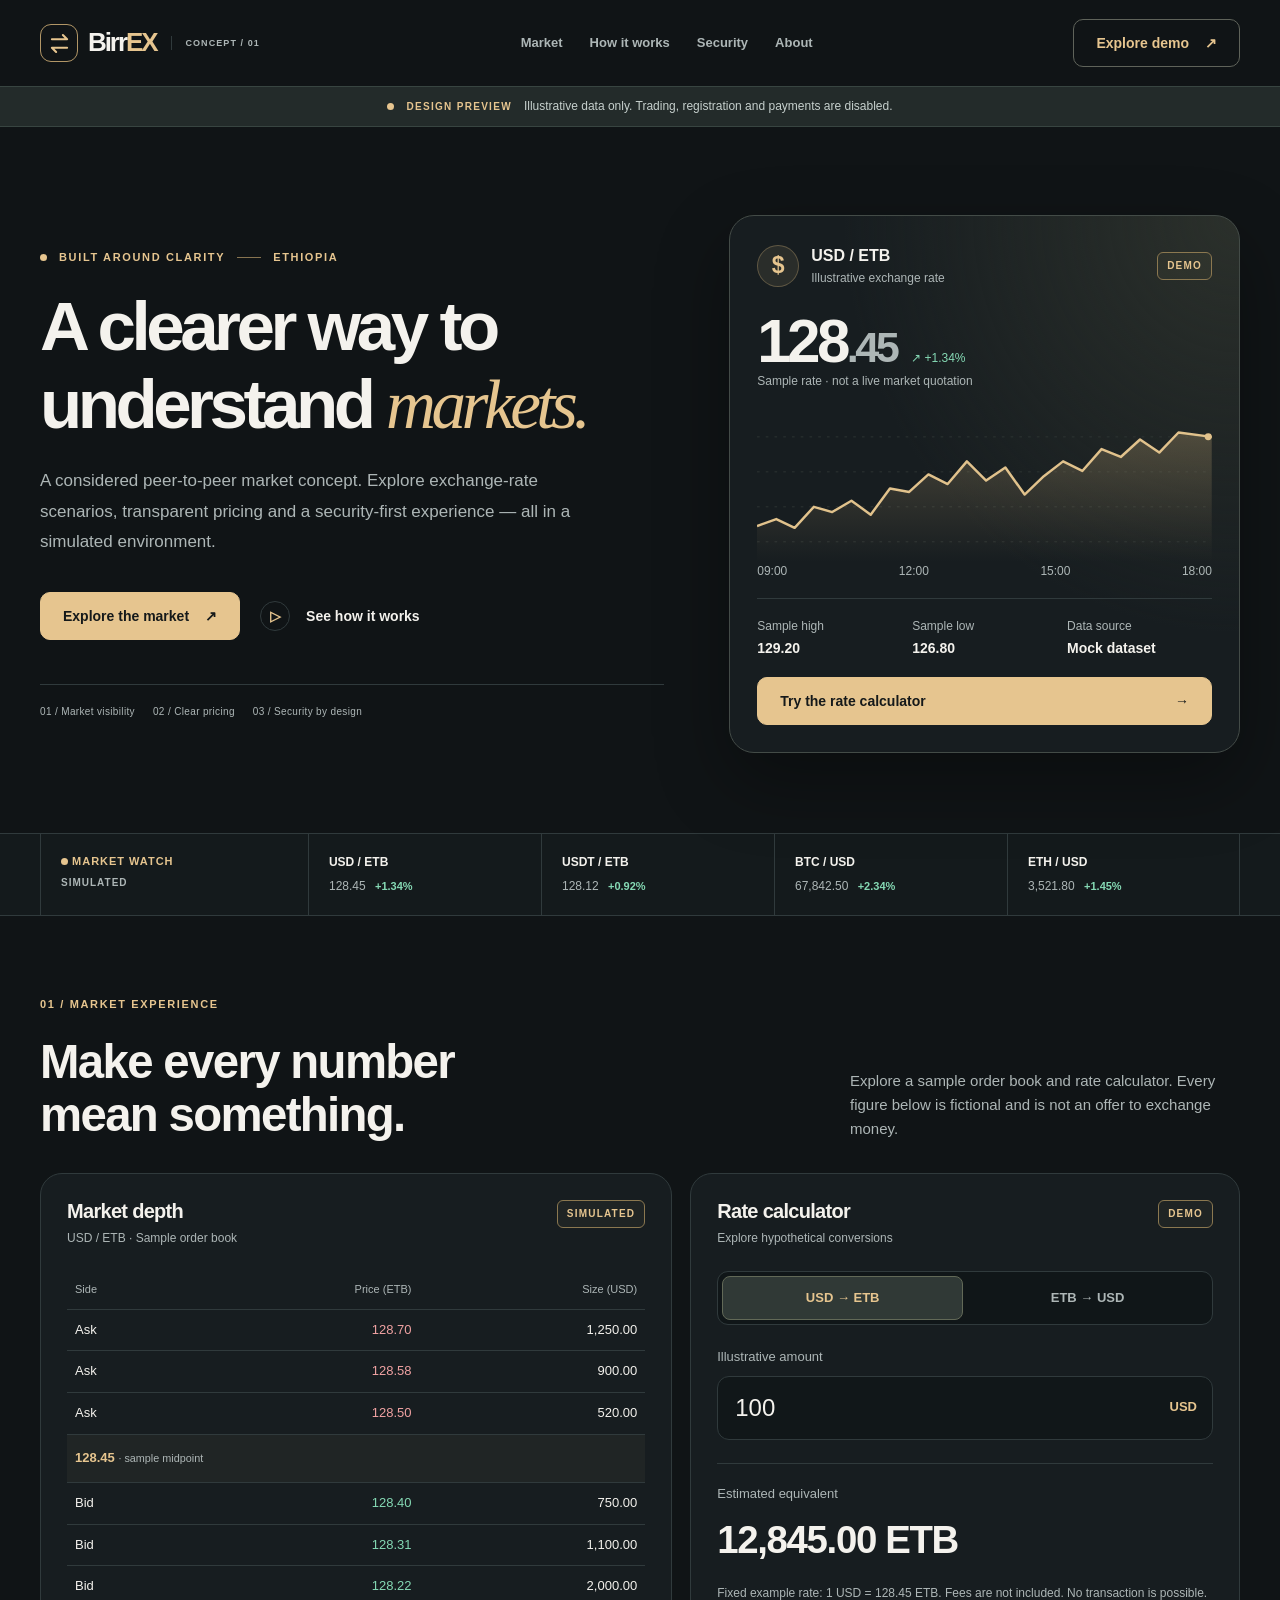
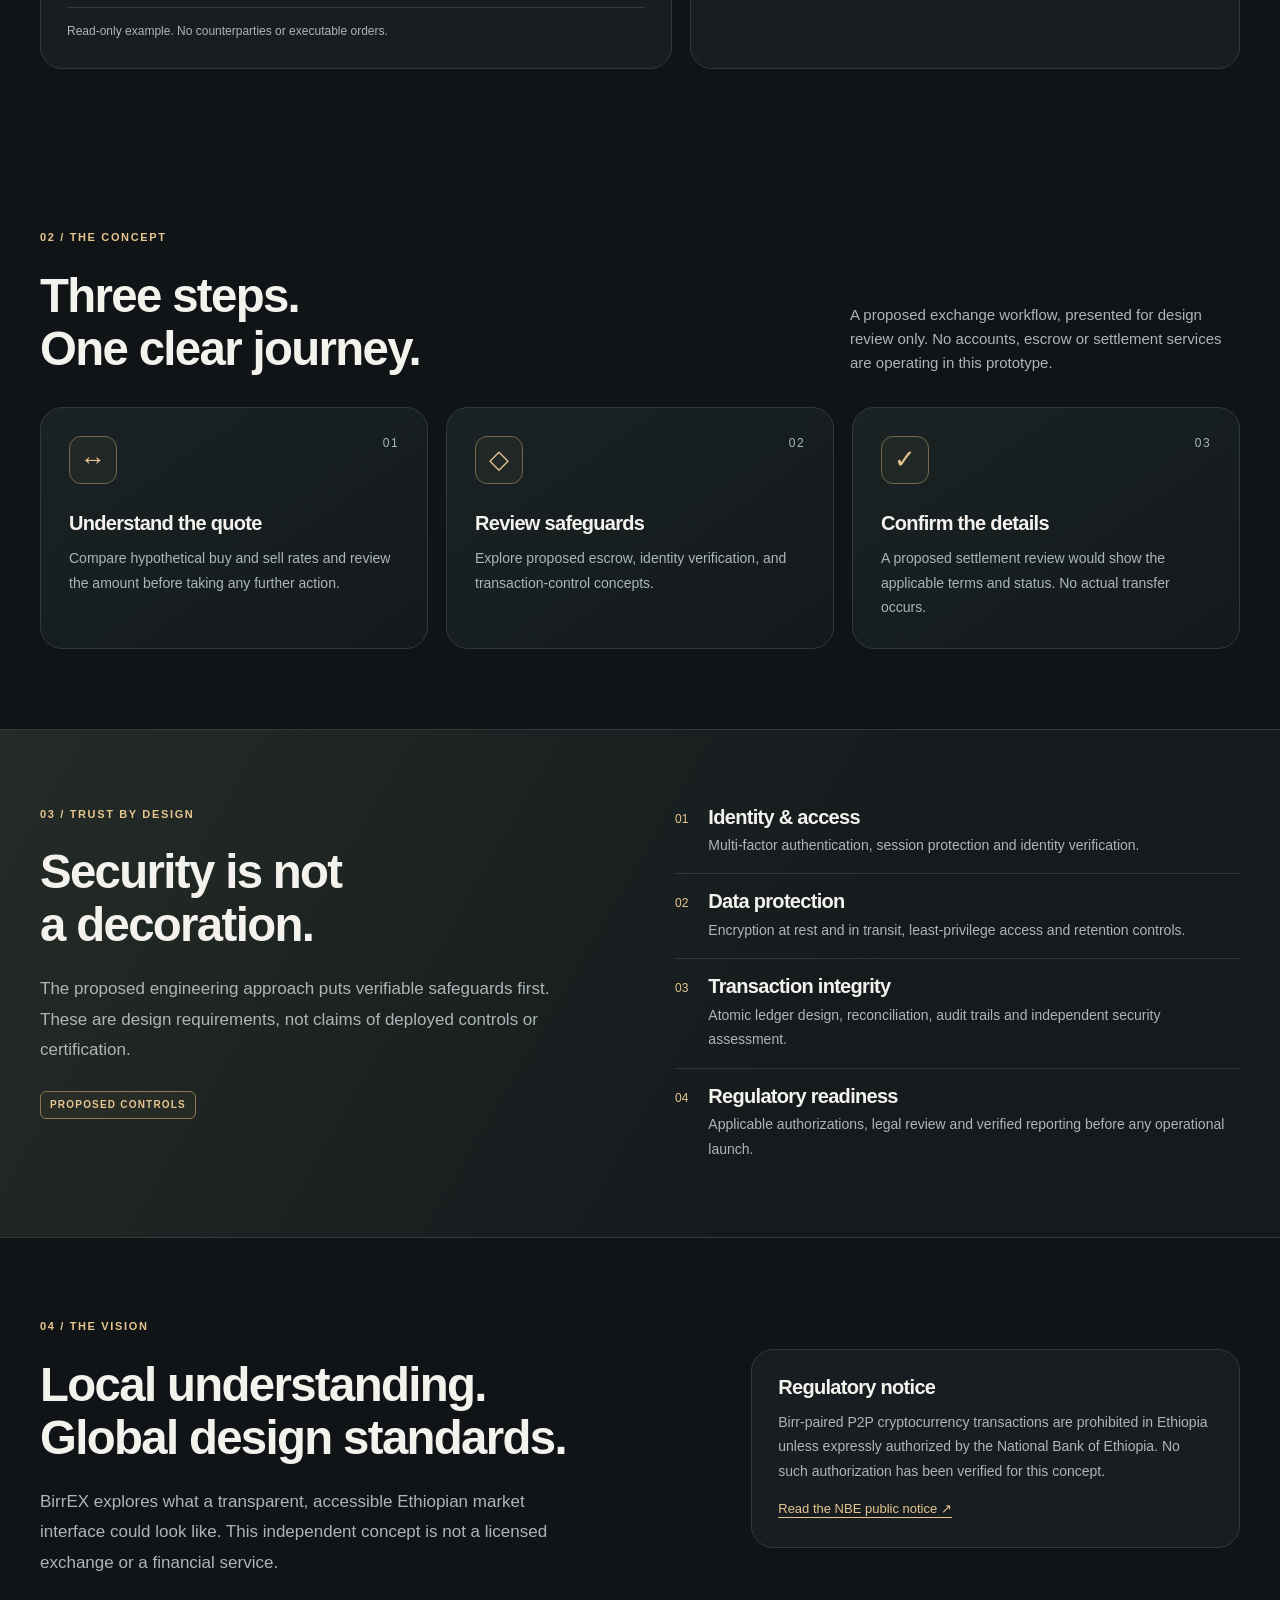
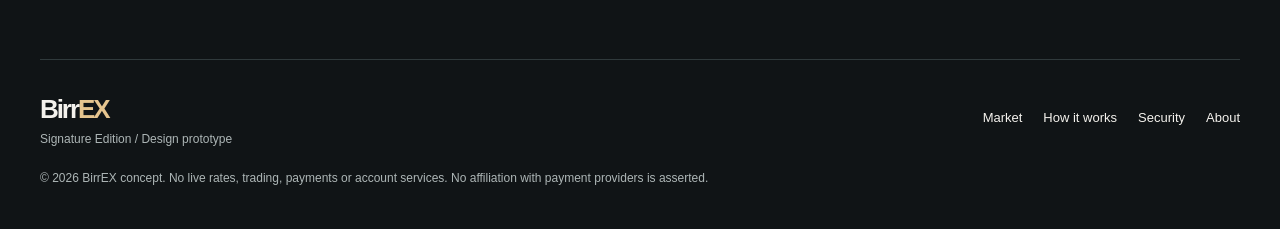
<file: index.html>
<!doctype html>
<html lang="en">
<head>
<meta charset="utf-8"><meta name="viewport" content="width=device-width, initial-scale=1">
<meta name="color-scheme" content="dark"><meta name="description" content="BirrEX — a design prototype exploring a more transparent digital market experience. No real transactions.">
<meta name="robots" content="noindex,nofollow"><meta name="theme-color" content="#101416">
<title>BirrEX — A clearer way to understand markets</title>
<link rel="stylesheet" href="styles.css"><script src="app.js" defer></script>
</head>
<body>
<a class="skip" href="#main">Skip to content</a>
<header class="shell header">
<a class="brand" href="#" aria-label="BirrEX home"><span class="mark" aria-hidden="true"><svg viewBox="0 0 32 32" fill="none"><path d="M7 11h18l-5-5M25 21H7l5 5" stroke="currentColor" stroke-width="2.5" stroke-linecap="round" stroke-linejoin="round"/></svg></span>Birr<span>EX</span><small>CONCEPT / 01</small></a>
<button class="menu" type="button" aria-expanded="false" aria-controls="nav">Menu <span aria-hidden="true">☰</span></button>
<nav id="nav" aria-label="Main navigation"><a href="#market">Market</a><a href="#how">How it works</a><a href="#security">Security</a><a href="#about">About</a></nav>
<a class="button outline header-cta" href="#market">Explore demo <span aria-hidden="true">↗</span></a>
</header>
<main id="main">
<div class="notice"><span class="status-dot"></span><strong>DESIGN PREVIEW</strong><span>Illustrative data only. Trading, registration and payments are disabled.</span></div>
<section class="shell hero" aria-labelledby="hero-title">
<div class="hero-copy"><div class="eyebrow"><span></span> BUILT AROUND CLARITY <span class="line"></span> ETHIOPIA</div>
<h1 id="hero-title">A clearer way to<br class="desktop"> understand <em>markets.</em></h1>
<p class="lead">A considered peer-to-peer market concept. Explore exchange-rate scenarios, transparent pricing and a security-first experience — all in a simulated environment.</p>
<div class="actions"><a class="button primary" href="#market">Explore the market <span aria-hidden="true">↗</span></a><a class="button text-button" href="#how"><span class="play" aria-hidden="true">▷</span> See how it works</a></div>
<div class="hero-foot"><span>01 / Market visibility</span><span>02 / Clear pricing</span><span>03 / Security by design</span></div></div>
<div class="terminal" aria-label="Illustrative exchange rate preview">
<div class="terminal-top"><div class="pair"><span class="coin">$</span><div><strong>USD / ETB</strong><small>Illustrative exchange rate</small></div></div><span class="pill">DEMO</span></div>
<div class="quote"><span class="rate">128<span>.45</span></span><span class="positive">↗ +1.34%</span></div><p class="muted caption">Sample rate · not a live market quotation</p>
<svg class="chart" viewBox="0 0 520 168" role="img" aria-labelledby="chart-title chart-desc"><title id="chart-title">Illustrative price trend</title><desc id="chart-desc">A fictional upward trending exchange rate, not current market data.</desc><defs><linearGradient id="area" x1="0" y1="0" x2="0" y2="1"><stop stop-color="#d4b57e" stop-opacity=".26"/><stop offset="1" stop-color="#d4b57e" stop-opacity="0"/></linearGradient></defs><path class="gridlines" d="M0 25H520M0 65H520M0 105H520M0 145H520" stroke="#303735" stroke-dasharray="3 7"/><path d="M0 127L22 119L43 129L65 105L86 111L108 98L130 114L152 84L174 88L196 68L218 79L240 53L262 75L284 60L306 91L328 70L350 53L372 64L394 39L416 48L438 28L460 43L482 20L520 25V168H0Z" fill="url(#area)"/><path d="M0 127L22 119L43 129L65 105L86 111L108 98L130 114L152 84L174 88L196 68L218 79L240 53L262 75L284 60L306 91L328 70L350 53L372 64L394 39L416 48L438 28L460 43L482 20L520 25" fill="none" stroke="#e1c28c" stroke-width="2.8" stroke-linejoin="round"/><circle cx="516" cy="25" r="4" fill="#e1c28c"/></svg>
<div class="chart-labels"><span>09:00</span><span>12:00</span><span>15:00</span><span>18:00</span></div>
<div class="terminal-metrics"><div><small>Sample high</small><strong>129.20</strong></div><div><small>Sample low</small><strong>126.80</strong></div><div><small>Data source</small><strong>Mock dataset</strong></div></div>
<a href="#calculator" class="button primary full">Try the rate calculator <span aria-hidden="true">→</span></a>
</div></section>
<section class="market-strip" aria-label="Sample market watch"><div class="shell strip-inner"><div class="strip-label"><span class="status-dot"></span> MARKET WATCH <small>SIMULATED</small></div><div><strong>USD / ETB</strong><span>128.45 <b class="positive">+1.34%</b></span></div><div><strong>USDT / ETB</strong><span>128.12 <b class="positive">+0.92%</b></span></div><div><strong>BTC / USD</strong><span>67,842.50 <b class="positive">+2.34%</b></span></div><div><strong>ETH / USD</strong><span>3,521.80 <b class="positive">+1.45%</b></span></div></div></section>
<section id="market" class="shell section"><div class="section-top"><div><div class="eyebrow">01 / MARKET EXPERIENCE</div><h2>Make every number<br> mean something.</h2></div><p>Explore a sample order book and rate calculator. Every figure below is fictional and is not an offer to exchange money.</p></div>
<div class="market-grid"><article class="panel orderbook"><div class="panel-head"><div><h3>Market depth</h3><p>USD / ETB · Sample order book</p></div><span class="pill">SIMULATED</span></div>
<div class="table-wrap"><table><caption class="sr-only">Fictional order book</caption><thead><tr><th scope="col">Side</th><th scope="col">Price (ETB)</th><th scope="col">Size (USD)</th></tr></thead><tbody><tr class="ask"><td>Ask</td><td>128.70</td><td>1,250.00</td></tr><tr class="ask"><td>Ask</td><td>128.58</td><td>900.00</td></tr><tr class="ask"><td>Ask</td><td>128.50</td><td>520.00</td></tr><tr class="mid"><td colspan="3">128.45 <small> · sample midpoint</small></td></tr><tr class="bid"><td>Bid</td><td>128.40</td><td>750.00</td></tr><tr class="bid"><td>Bid</td><td>128.31</td><td>1,100.00</td></tr><tr class="bid"><td>Bid</td><td>128.22</td><td>2,000.00</td></tr></tbody></table></div><p class="fine">Read-only example. No counterparties or executable orders.</p></article>
<article id="calculator" class="panel calculator"><div class="panel-head"><div><h3>Rate calculator</h3><p>Explore hypothetical conversions</p></div><span class="pill">DEMO</span></div><div class="switch" role="group" aria-label="Conversion direction"><button type="button" data-direction="usd" aria-pressed="true">USD → ETB</button><button type="button" data-direction="etb" aria-pressed="false">ETB → USD</button></div><label for="amount">Illustrative amount</label><div class="amount"><input id="amount" type="number" min="0" max="1000000000" step="any" value="100" inputmode="decimal"><span id="currency">USD</span></div><div class="estimate"><span>Estimated equivalent</span><output id="result" for="amount" aria-live="polite">12,845.00 ETB</output></div><p id="calc-note" class="fine">Fixed example rate: 1 USD = 128.45 ETB. Fees are not included. No transaction is possible.</p><noscript><p>Enable JavaScript for the interactive calculator.</p></noscript></article></div></section>
<section id="how" class="shell section"><div class="section-top"><div><div class="eyebrow">02 / THE CONCEPT</div><h2>Three steps.<br> One clear journey.</h2></div><p>A proposed exchange workflow, presented for design review only. No accounts, escrow or settlement services are operating in this prototype.</p></div><div class="three">
<article class="feature"><span class="feature-icon" aria-hidden="true">↔</span><span class="index">01</span><h3>Understand the quote</h3><p>Compare hypothetical buy and sell rates and review the amount before taking any further action.</p></article>
<article class="feature"><span class="feature-icon" aria-hidden="true">◇</span><span class="index">02</span><h3>Review safeguards</h3><p>Explore proposed escrow, identity verification, and transaction-control concepts.</p></article>
<article class="feature"><span class="feature-icon" aria-hidden="true">✓</span><span class="index">03</span><h3>Confirm the details</h3><p>A proposed settlement review would show the applicable terms and status. No actual transfer occurs.</p></article></div></section>
<section id="security" class="security"><div class="shell security-inner"><div><div class="eyebrow">03 / TRUST BY DESIGN</div><h2>Security is not<br> a decoration.</h2><p class="lead">The proposed engineering approach puts verifiable safeguards first. These are design requirements, not claims of deployed controls or certification.</p><span class="pill">PROPOSED CONTROLS</span></div><div class="security-list"><article><span>01</span><div><h3>Identity & access</h3><p>Multi-factor authentication, session protection and identity verification.</p></div></article><article><span>02</span><div><h3>Data protection</h3><p>Encryption at rest and in transit, least-privilege access and retention controls.</p></div></article><article><span>03</span><div><h3>Transaction integrity</h3><p>Atomic ledger design, reconciliation, audit trails and independent security assessment.</p></div></article><article><span>04</span><div><h3>Regulatory readiness</h3><p>Applicable authorizations, legal review and verified reporting before any operational launch.</p></div></article></div></div></section>
<section id="about" class="shell section about"><div><div class="eyebrow">04 / THE VISION</div><h2>Local understanding.<br> Global design standards.</h2><p class="lead">BirrEX explores what a transparent, accessible Ethiopian market interface could look like. This independent concept is not a licensed exchange or a financial service.</p></div><aside class="panel"><h3>Regulatory notice</h3><p>Birr-paired P2P cryptocurrency transactions are prohibited in Ethiopia unless expressly authorized by the National Bank of Ethiopia. No such authorization has been verified for this concept.</p><a class="inline-link" href="https://nbe.gov.et/nbe_news/public-notice-notice-on-illegal-birr-paired-peer-to-peer-p2p-transactions-via-trading-platforms/" rel="noopener noreferrer">Read the NBE public notice ↗</a></aside></section>
</main>
<footer class="shell footer"><div><a class="brand" href="#">Birr<span>EX</span></a><p>Signature Edition / Design prototype</p></div><div><a href="#market">Market</a><a href="#how">How it works</a><a href="#security">Security</a><a href="#about">About</a></div><p class="fine">© 2026 BirrEX concept. No live rates, trading, payments or account services. No affiliation with payment providers is asserted.</p></footer>
</body></html>
</file>
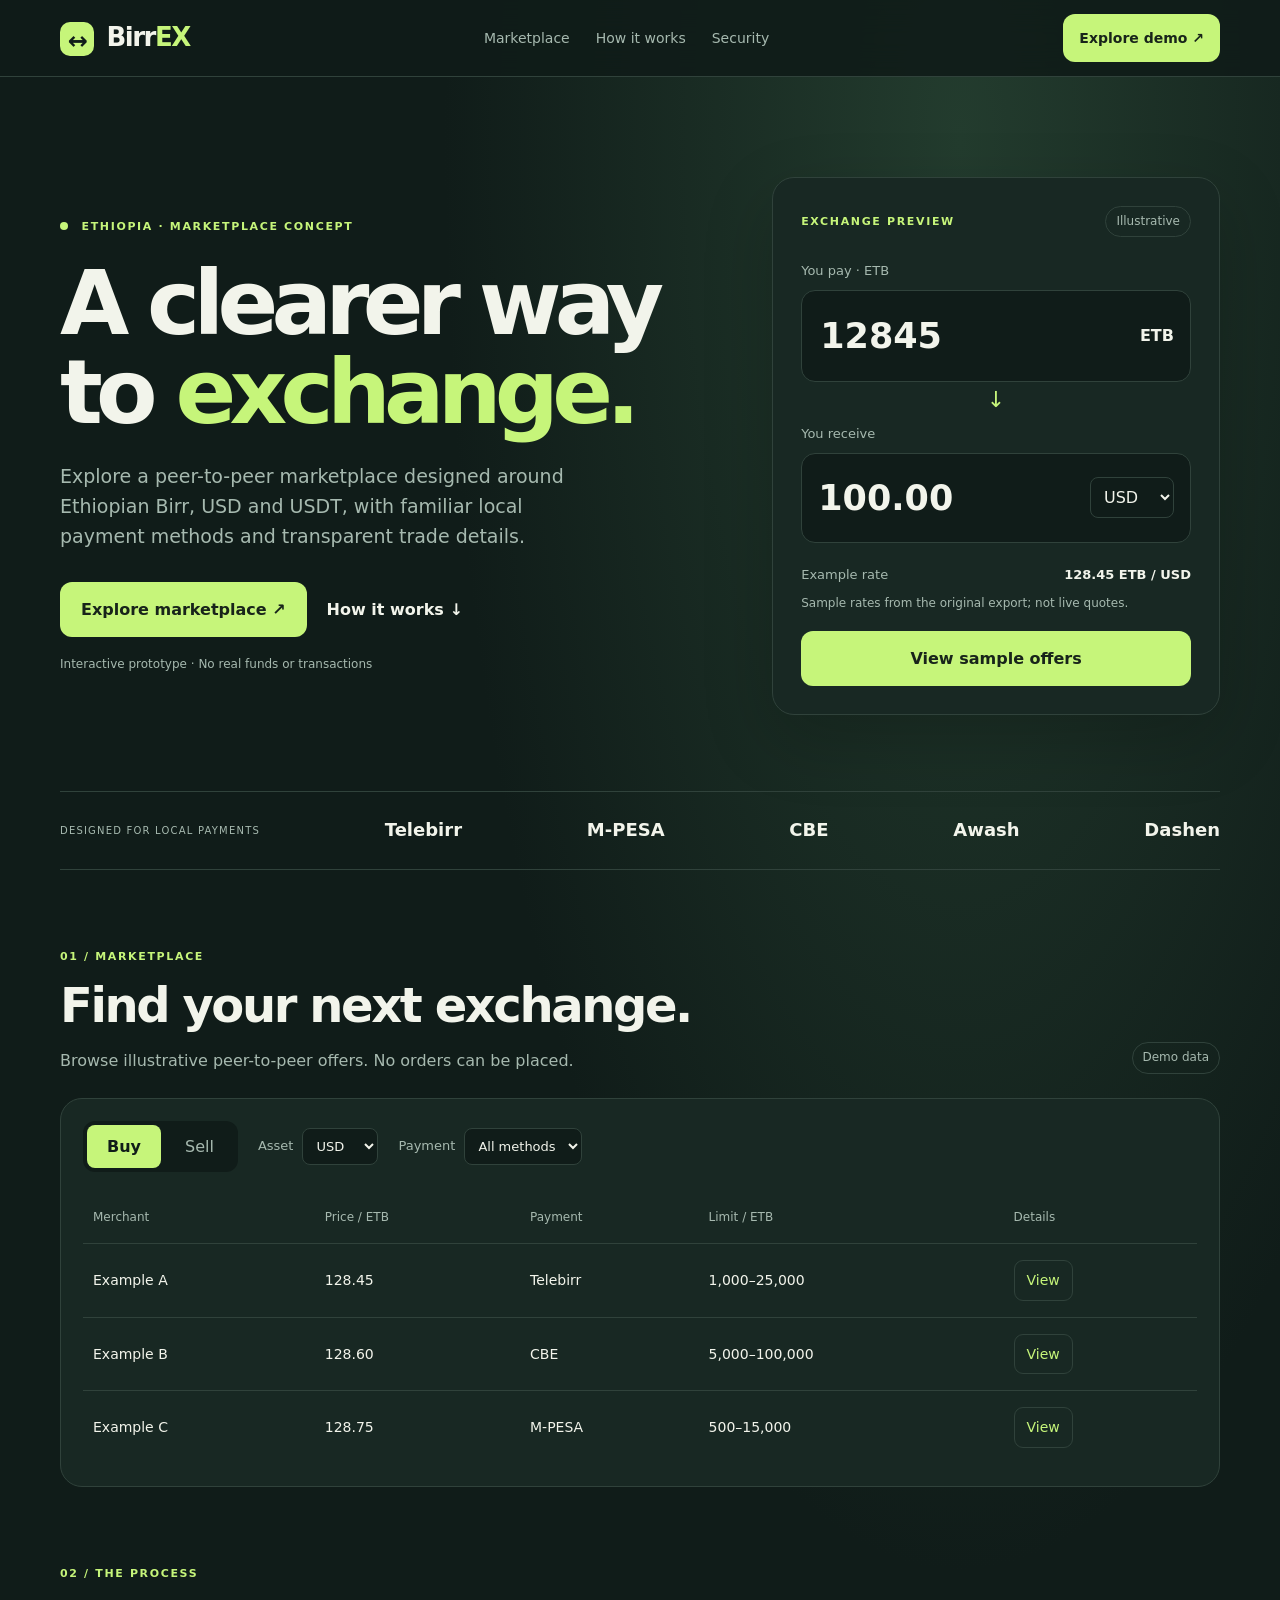
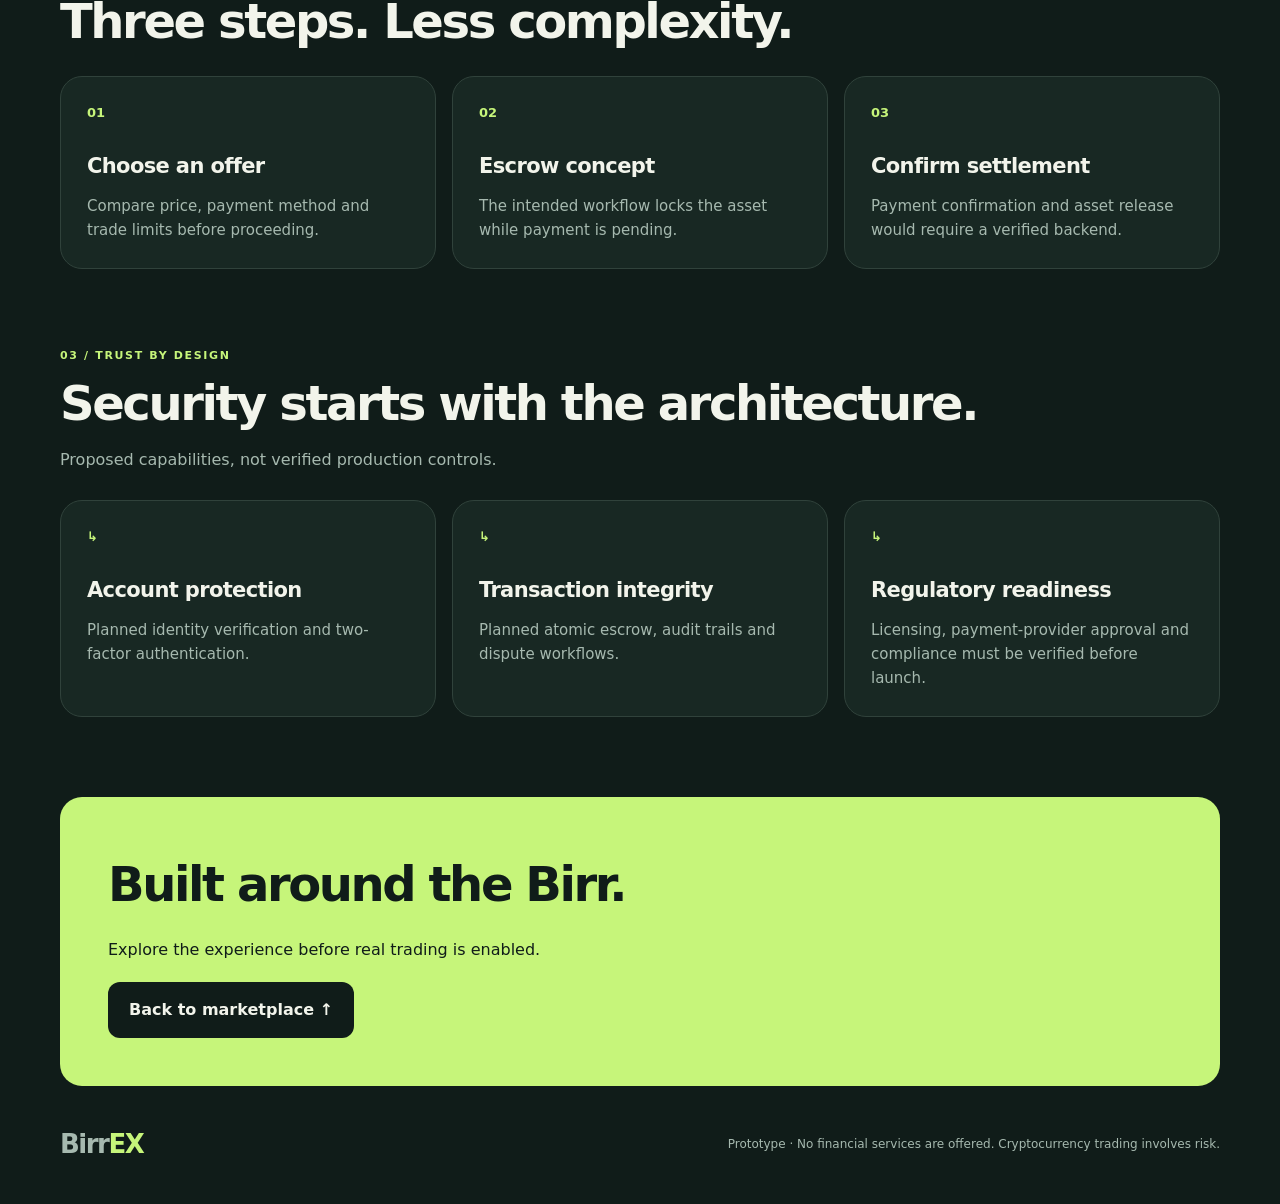
<file: signature/index.html>
<!doctype html>
<html lang="en"><head><meta charset="utf-8"><meta name="viewport" content="width=device-width, initial-scale=1"><meta name="description" content="Explore the BirrEX Ethiopian peer-to-peer marketplace concept."><meta name="theme-color" content="#101c19"><title>BirrEX — A clearer way to exchange</title><link rel="stylesheet" href="styles.css"><script defer src="app.js"></script></head>
<body><a class="skip" href="#main">Skip to content</a><header><div class="wrap nav"><a class="brand" href="#main"><span class="mark">↔</span> Birr<span>EX</span></a><nav aria-label="Main navigation"><a href="#market">Marketplace</a><a href="#how">How it works</a><a href="#security">Security</a></nav><a class="button small" href="#market">Explore demo ↗</a></div></header>
<main id="main"><section class="wrap hero"><div><p class="eyebrow"><span class="dot"></span> ETHIOPIA · MARKETPLACE CONCEPT</p><h1>A clearer way<br>to <em>exchange.</em></h1><p class="lead">Explore a peer-to-peer marketplace designed around Ethiopian Birr, USD and USDT, with familiar local payment methods and transparent trade details.</p><div class="actions"><a class="button" href="#market">Explore marketplace ↗</a><a class="secondary" href="#how">How it works ↓</a></div><p class="muted note">Interactive prototype · No real funds or transactions</p></div><aside class="quote"><div class="split"><span class="eyebrow">EXCHANGE PREVIEW</span><span class="tag">Illustrative</span></div><label for="amount">You pay · ETB</label><div class="field"><input id="amount" type="number" min="0" step="any" value="12845" inputmode="decimal"><strong>ETB</strong></div><div class="swap">↓</div><label for="currency">You receive</label><div class="field"><output id="result" for="amount currency">100.00</output><select id="currency"><option>USD</option><option>USDT</option></select></div><div class="split rate"><span>Example rate</span><strong id="rate">128.45 ETB / USD</strong></div><p class="note muted">Sample rates from the original export; not live quotes.</p><a class="button full" href="#market">View sample offers</a></aside></section>
<section class="wrap strip" aria-label="Proposed payment options"><span>DESIGNED FOR LOCAL PAYMENTS</span><strong>Telebirr</strong><strong>M-PESA</strong><strong>CBE</strong><strong>Awash</strong><strong>Dashen</strong></section>
<section class="wrap section" id="market"><p class="eyebrow">01 / MARKETPLACE</p><div class="split heading"><div><h2>Find your next exchange.</h2><p class="muted">Browse illustrative peer-to-peer offers. No orders can be placed.</p></div><span class="tag">Demo data</span></div><div class="market"><div class="filters"><div class="tabs" role="group" aria-label="Trade direction"><button id="buy" aria-pressed="true">Buy</button><button id="sell" aria-pressed="false">Sell</button></div><label>Asset <select id="asset"><option>USD</option><option>USDT</option></select></label><label>Payment <select id="payment"><option>All methods</option><option>Telebirr</option><option>M-PESA</option><option>CBE</option></select></label></div><div class="tablewrap"><table><thead><tr><th>Merchant</th><th>Price / ETB</th><th>Payment</th><th>Limit / ETB</th><th>Details</th></tr></thead><tbody id="offers"></tbody></table></div><p id="empty" hidden class="muted">No example offers match this filter.</p></div></section>
<section class="wrap section" id="how"><p class="eyebrow">02 / THE PROCESS</p><h2>Three steps. Less complexity.</h2><div class="cards"><article><span>01</span><h3>Choose an offer</h3><p>Compare price, payment method and trade limits before proceeding.</p></article><article><span>02</span><h3>Escrow concept</h3><p>The intended workflow locks the asset while payment is pending.</p></article><article><span>03</span><h3>Confirm settlement</h3><p>Payment confirmation and asset release would require a verified backend.</p></article></div></section>
<section class="wrap section" id="security"><p class="eyebrow">03 / TRUST BY DESIGN</p><h2>Security starts with the architecture.</h2><p class="muted">Proposed capabilities, not verified production controls.</p><div class="cards"><article><span>↳</span><h3>Account protection</h3><p>Planned identity verification and two-factor authentication.</p></article><article><span>↳</span><h3>Transaction integrity</h3><p>Planned atomic escrow, audit trails and dispute workflows.</p></article><article><span>↳</span><h3>Regulatory readiness</h3><p>Licensing, payment-provider approval and compliance must be verified before launch.</p></article></div></section>
<section class="wrap closing"><h2>Built around the Birr.</h2><p>Explore the experience before real trading is enabled.</p><a class="button" href="#market">Back to marketplace ↑</a></section></main><footer class="wrap"><a class="brand" href="#main">Birr<span>EX</span></a><p>Prototype · No financial services are offered. Cryptocurrency trading involves risk.</p></footer><dialog id="detail"><form method="dialog"><button class="close" aria-label="Close details">×</button></form><h2>Sample offer</h2><p id="detailText"></p><p class="muted">Trading is disabled in this prototype.</p><form method="dialog"><button class="button full">Done</button></form></dialog></body></html>
</file>
<file: styles.css>
:root{color-scheme:dark;--bg:#101416;--surface:#171d20;--panel:#1b2224;--text:#f4f2ed;--muted:#adb6b6;--gold:#e6c58f;--line:#303a3c;--green:#85d9b4;--red:#f0a2a2;--radius:22px;--max:1240px}*,*::before,*::after{box-sizing:border-box}html{scroll-behavior:smooth;scroll-padding-top:100px}body{margin:0;background:var(--bg);color:var(--text);font-family:Inter,-apple-system,BlinkMacSystemFont,"Segoe UI",Arial,sans-serif;line-height:1.6;-webkit-font-smoothing:antialiased}a{color:inherit;text-decoration:none}button,input{font:inherit}button{cursor:pointer}a:focus-visible,button:focus-visible,input:focus-visible{outline:3px solid var(--gold);outline-offset:5px}h1,h2,h3,p{margin:0}h1,h2,h3{line-height:1.12;letter-spacing:-.035em}h1{font-size:clamp(3rem,5.4vw,5.25rem);font-weight:650;letter-spacing:-.065em}h1 em{font-family:Georgia,"Times New Roman",serif;color:var(--gold);font-weight:400;font-style:italic;letter-spacing:-.065em}h2{font-size:clamp(2rem,3.7vw,3.5rem);font-weight:600}h3{font-size:1.25rem;font-weight:650}p{color:var(--muted)}.shell{width:min(var(--max),calc(100% - 80px));margin-inline:auto}.skip{position:absolute;left:12px;top:-100px;z-index:100;background:var(--gold);color:#151a1b;padding:12px}.skip:focus{top:12px}.sr-only{position:absolute;width:1px;height:1px;padding:0;overflow:hidden;clip-path:inset(50%);white-space:nowrap;border:0}.header{height:86px;display:flex;align-items:center;gap:32px;justify-content:space-between}.brand{display:inline-flex;align-items:center;gap:0;font-size:26px;font-weight:750;letter-spacing:-.08em;white-space:nowrap}.brand>span:not(.mark){color:var(--gold)}.brand small{font-size:9px;color:var(--muted);letter-spacing:.12em;align-self:center;margin-left:15px;padding-left:13px;border-left:1px solid var(--line);font-weight:600}.mark{width:38px;height:38px;display:inline-grid;place-items:center;border:1px solid #b19666;border-radius:11px;color:var(--gold);margin-right:10px}.mark svg{width:27px;height:27px}nav{display:flex;align-items:center;gap:27px;font-size:13px;font-weight:550;color:var(--muted)}nav a:hover,.footer a:hover,.inline-link:hover{color:var(--gold)}.menu{display:none;background:none;border:1px solid var(--line);padding:9px 13px;border-radius:9px;color:var(--text)}.button{min-height:48px;display:inline-flex;align-items:center;justify-content:center;gap:16px;padding:12px 22px;border-radius:10px;font-size:14px;font-weight:650;transition:transform .18s ease,background .18s ease,border-color .18s ease}.button:hover{transform:translateY(-2px)}.primary{background:var(--gold);color:#15191a;border:1px solid var(--gold)}.primary:hover{background:#f5d9a9}.outline{border:1px solid #5f635a;color:var(--gold)}.text-button{padding-inline:8px;color:var(--text)}.play{width:30px;height:30px;display:grid;place-items:center;border:1px solid var(--line);border-radius:50%;color:var(--gold)}.notice{display:flex;justify-content:center;align-items:center;gap:12px;background:#232b2a;border-block:1px solid #384541;padding:10px 24px;font-size:12px;color:#c6d0cd;flex-wrap:wrap;text-align:center}.notice strong{font-size:10px;letter-spacing:.13em;color:var(--gold)}.status-dot{height:7px;width:7px;border-radius:50%;background:var(--gold);display:inline-block;flex-shrink:0}.hero{display:grid;grid-template-columns:minmax(0,1.1fr) minmax(0,.9fr);gap:65px;align-items:center;padding-block:88px 80px}.hero-copy{position:relative}.eyebrow{font-size:11px;font-weight:700;letter-spacing:.15em;color:var(--gold);display:flex;align-items:center;gap:12px;margin-bottom:22px}.eyebrow>span:first-child{width:7px;height:7px;background:var(--gold);border-radius:50%}.eyebrow .line{width:24px;height:1px;background:#877450}.lead{font-size:17px;line-height:1.8;max-width:550px;margin-top:23px}.actions{display:flex;gap:12px;align-items:center;margin-top:31px;flex-wrap:wrap}.hero-foot{display:flex;gap:18px;flex-wrap:wrap;color:var(--muted);font-size:10px;letter-spacing:.035em;margin-top:41px;border-top:1px solid var(--line);padding-top:19px}.terminal{background:radial-gradient(ellipse at top right,#2b302b 0%,transparent 55%),var(--surface);border:1px solid #434b47;border-radius:25px;padding:27px;box-shadow:0 28px 75px #0005;min-width:0}.terminal-top,.panel-head,.pair{display:flex;align-items:center;gap:12px}.terminal-top,.panel-head{justify-content:space-between}.pair strong,.pair small{display:block}.pair small,.caption,.chart-labels,.terminal-metrics small,.panel-head p{font-size:12px;color:var(--muted)}.coin{width:42px;height:42px;display:grid;place-items:center;border-radius:50%;background:#e6c58f18;border:1px solid #d4b57e50;color:var(--gold);font-size:23px;font-weight:600}.pill{font-size:10px;font-weight:700;letter-spacing:.12em;color:var(--gold);border:1px solid #8b7850;background:#d4b57e0b;padding:5px 9px;border-radius:6px;white-space:nowrap}.quote{display:flex;align-items:baseline;gap:15px;flex-wrap:wrap;margin-top:24px}.rate{font-size:clamp(2.7rem,4.7vw,4.2rem);font-weight:600;letter-spacing:-.06em;line-height:1}.rate>span{color:var(--muted);font-size:.72em}.positive{color:var(--green);font-variant-numeric:tabular-nums;font-size:12px}.chart{width:100%;height:auto;display:block;margin-top:24px}.chart-labels{display:flex;justify-content:space-between;padding-bottom:17px}.terminal-metrics{display:grid;grid-template-columns:repeat(3,1fr);border-top:1px solid var(--line);padding:18px 0;gap:10px}.terminal-metrics small,.terminal-metrics strong{display:block}.terminal-metrics strong{font-size:14px;font-variant-numeric:tabular-nums}.full{display:flex;width:100%;justify-content:space-between}.market-strip{border-block:1px solid var(--line);background:#141a1c}.strip-inner{display:grid;grid-template-columns:1.15fr repeat(4,1fr);gap:0}.strip-inner>div{padding:19px 20px;border-left:1px solid var(--line);min-width:0}.strip-inner>div:last-child{border-right:1px solid var(--line)}.strip-inner strong,.strip-inner>div>span:not(.status-dot){display:block;white-space:nowrap;font-size:12px;font-variant-numeric:tabular-nums}.strip-inner>div>span:not(.status-dot){color:var(--muted);margin-top:4px}.strip-inner b{margin-left:6px;font-size:11px}.strip-label{font-size:11px;color:var(--gold);font-weight:700;letter-spacing:.09em}.strip-label small{display:block;color:var(--muted);font-size:10px;margin-top:4px}.section{padding-block:80px}.section-top{display:flex;justify-content:space-between;align-items:end;gap:36px;margin-bottom:32px}.section-top>p{max-width:390px;font-size:15px}.market-grid{display:grid;grid-template-columns:1.15fr 1fr;gap:18px}.panel{border:1px solid var(--line);border-radius:var(--radius);background:var(--surface);padding:26px;min-width:0}.panel-head{margin-bottom:23px;align-items:start}.panel-head p{margin-top:6px}.table-wrap{overflow-x:auto}table{border-collapse:collapse;width:100%;font-size:13px;font-variant-numeric:tabular-nums;white-space:nowrap}th,td{text-align:right;padding:10px 8px;border-bottom:1px solid var(--line)}th:first-child,td:first-child{text-align:left}th{font-weight:500;color:var(--muted);font-size:11px}.ask td:nth-child(2){color:var(--red)}.bid td:nth-child(2){color:var(--green)}.mid td{color:var(--gold);font-weight:650;background:#d4b57e0c;padding-block:13px}.mid small{font-weight:400;color:var(--muted)}.fine{font-size:12px;color:var(--muted);line-height:1.65;margin-top:14px}.switch{display:flex;gap:4px;padding:4px;background:#101618;border:1px solid var(--line);border-radius:11px;margin-bottom:22px}.switch button{flex:1;min-height:44px;background:none;border:1px solid transparent;border-radius:8px;color:var(--muted);font-size:13px;font-weight:600}.switch button[aria-pressed=true]{background:#303936;border-color:#626957;color:var(--gold)}label{font-size:13px;color:var(--muted);display:block;margin-bottom:8px}.amount{display:flex;border:1px solid var(--line);border-radius:12px;align-items:center;padding:8px 15px;gap:10px;background:#111719}.amount:focus-within{border-color:var(--gold)}.amount input{min-width:0;width:100%;border:0;background:none;color:var(--text);font-size:24px;min-height:46px;font-variant-numeric:tabular-nums}.amount span{font-size:13px;color:var(--gold);font-weight:650}.estimate{border-top:1px solid var(--line);margin-top:23px;padding-top:20px}.estimate span,.estimate output{display:block}.estimate span{color:var(--muted);font-size:13px}.estimate output{font-size:clamp(1.6rem,3vw,2.4rem);letter-spacing:-.035em;font-weight:650;overflow-wrap:anywhere;font-variant-numeric:tabular-nums;margin-top:4px}.three{display:grid;grid-template-columns:repeat(3,1fr);gap:18px}.feature{position:relative;border:1px solid var(--line);background:linear-gradient(145deg,#1a2223,#141a1c);padding:28px;border-radius:var(--radius);transition:border-color .2s}.feature:hover{border-color:#89754f}.feature-icon{width:48px;height:48px;border:1px solid #76684b;background:#d4b57e0b;color:var(--gold);border-radius:12px;display:grid;place-items:center;font-size:26px;margin-bottom:28px}.index{position:absolute;top:26px;right:28px;color:var(--muted);font-size:12px;letter-spacing:.12em}.feature p,.security-list p,.about aside p{font-size:14px;margin-top:12px;line-height:1.75}.security{background:linear-gradient(120deg,#242b27,#151b1d 64%);border-block:1px solid var(--line)}.security-inner{display:grid;grid-template-columns:1fr 1fr;gap:70px;padding-block:76px}.security-inner .pill{display:inline-block;margin-top:25px}.security-list article{display:flex;gap:20px;border-bottom:1px solid var(--line);padding:16px 0}.security-list article:first-child{padding-top:0}.security-list article:last-child{border:0;padding-bottom:0}.security-list article>span{color:var(--gold);font-size:12px;margin-top:4px}.security-list p{margin-top:5px}.about{display:grid;grid-template-columns:1.15fr .85fr;gap:50px;align-items:center}.inline-link{display:inline-block;color:var(--gold);font-size:13px;margin-top:16px;text-decoration:underline;text-underline-offset:4px}.footer{display:grid;grid-template-columns:1fr 1fr;gap:20px;border-top:1px solid var(--line);padding-block:29px 40px}.footer>div:nth-child(2){display:flex;justify-content:flex-end;gap:21px;align-items:center;flex-wrap:wrap;font-size:13px}.footer p{font-size:12px}.footer>.fine{grid-column:1/-1;margin:0}.muted{color:var(--muted)}
@media(max-width:1050px){.shell{width:calc(100% - 48px)}.brand small{display:none}.hero{gap:35px}.header{gap:18px}nav{gap:18px}.strip-inner{grid-template-columns:repeat(4,minmax(0,1fr))}.strip-label{grid-column:1/-1;border-bottom:1px solid var(--line);border-right:1px solid var(--line)}.strip-inner>div{padding:13px}.strip-label small{display:inline;margin-left:8px}.strip-inner b{display:block;margin-left:0}.security-inner{gap:40px}}@media(max-width:760px){.shell{width:calc(100% - 36px)}.header{height:auto;min-height:70px;flex-wrap:wrap;padding-block:12px;gap:10px}.menu{display:block}.header-cta{display:none}nav{display:none;flex-basis:100%;flex-direction:column;align-items:stretch;gap:0;padding-bottom:5px}nav[data-open=true]{display:flex}nav a{padding:12px 5px;border-top:1px solid var(--line)}.notice{gap:6px;padding:9px 18px;font-size:11px}.notice strong{font-size:9px}.hero{grid-template-columns:1fr;gap:30px;padding-block:46px 38px}.desktop{display:none}h1{font-size:clamp(2.7rem,10vw,4.1rem)}.lead{font-size:16px;margin-top:18px}.hero-foot{gap:10px;margin-top:23px}.terminal{padding:19px;border-radius:18px}.section{padding-block:48px}.section-top{display:block;margin-bottom:23px}.section-top>p{margin-top:15px}.market-grid,.three,.security-inner,.about{grid-template-columns:1fr;gap:15px}.security-inner{padding-block:48px;gap:30px}.panel,.feature{padding:21px}.strip-inner{grid-template-columns:1fr 1fr}.strip-inner>div:nth-child(3),.strip-inner>div:nth-child(5){border-right:1px solid var(--line)}.strip-inner>div:nth-child(2),.strip-inner>div:nth-child(3){border-bottom:1px solid var(--line)}.footer{grid-template-columns:1fr;gap:14px}.footer>div:nth-child(2){justify-content:flex-start}.footer>.fine{grid-column:auto}}@media(max-width:360px){.shell{width:calc(100% - 24px)}.button{padding-inline:13px}.terminal-metrics strong{font-size:12px}.panel-head{flex-wrap:wrap}.actions{gap:5px}}@media(prefers-reduced-motion:reduce){*,*::before,*::after{scroll-behavior:auto!important;transition:none!important;animation:none!important}}
</file>
<file: signature/styles.css>
:root{color-scheme:dark;--bg:#101c19;--panel:#182823;--line:#30423b;--ink:#f2f4eb;--muted:#a6b9af;--accent:#c6f57a;--radius:22px;font-family:Inter,ui-sans-serif,system-ui,sans-serif;scroll-behavior:smooth}*{box-sizing:border-box}body{margin:0;background:radial-gradient(ellipse at 75% 5%,#233c2e 0,transparent 38%),var(--bg);color:var(--ink);line-height:1.6}a{color:inherit;text-decoration:none}button,input,select{font:inherit}button,a,select{touch-action:manipulation}button{cursor:pointer}button:focus-visible,a:focus-visible,input:focus-visible,select:focus-visible{outline:3px solid var(--accent);outline-offset:4px}.wrap{width:min(1160px,calc(100% - 48px));margin:auto}.skip{position:absolute;top:-100px;left:12px;background:var(--accent);color:var(--bg);padding:12px;z-index:9}.skip:focus{top:8px}header{border-bottom:1px solid var(--line);background:#101c19e8;position:sticky;top:0;z-index:5;backdrop-filter:blur(16px)}.nav,.split,.actions,.filters,.strip,footer{display:flex;align-items:center;gap:20px}.nav{min-height:76px;justify-content:space-between}.brand{font-size:26px;font-weight:850;letter-spacing:-1.5px;white-space:nowrap}.brand>span{color:var(--accent)}.mark{display:inline-grid;place-items:center;width:34px;height:34px;background:var(--accent);color:var(--bg)!important;border-radius:10px;margin-right:5px;font-size:24px;vertical-align:middle}nav{display:flex;gap:26px;color:var(--muted);font-size:14px}nav a:hover,.secondary:hover{color:var(--accent)}.button{display:inline-flex;align-items:center;justify-content:center;background:var(--accent);color:#18241a;border:1px solid transparent;border-radius:12px;font-weight:750;padding:14px 20px;min-height:48px;transition:background .18s,transform .18s}.button:hover{background:#dcffa6;transform:translateY(-2px)}.small{padding:9px 15px;font-size:14px}.full{width:100%}.hero{display:grid;grid-template-columns:1.2fr .85fr;align-items:center;gap:80px;padding:100px 0 76px}.eyebrow{font-size:11px;letter-spacing:.15em;font-weight:750;color:var(--accent)}.dot{display:inline-block;width:8px;height:8px;background:var(--accent);border-radius:50%;margin-right:8px}h1,h2,h3,p{margin:0}h1{font-size:clamp(52px,7vw,100px);letter-spacing:-.075em;line-height:.99;margin:24px 0}h1 em{font-style:normal;color:var(--accent)}h2{font-size:clamp(28px,4vw,48px);letter-spacing:-.05em;line-height:1.13;margin:12px 0 16px}h3{font-size:21px;letter-spacing:-.03em}.lead{font-size:19px;max-width:540px;color:var(--muted)}.actions{margin:30px 0 18px;flex-wrap:wrap}.secondary{font-weight:650}.muted{color:var(--muted)}.note{font-size:12px}.quote,.market,article{background:var(--panel);border:1px solid var(--line);border-radius:var(--radius)}.quote{padding:28px;box-shadow:0 24px 70px #0003}.split{justify-content:space-between}.tag{border:1px solid var(--line);color:var(--muted);font-size:12px;border-radius:30px;padding:5px 10px;white-space:nowrap}.quote label{display:block;font-size:13px;color:var(--muted);margin:24px 0 8px}.field{display:flex;align-items:center;gap:10px;padding:16px;background:var(--bg);border:1px solid var(--line);border-radius:14px}.field input,.field output{width:100%;min-width:0;border:0;background:none;color:var(--ink);font-size:clamp(25px,4vw,35px);font-weight:650;font-variant-numeric:tabular-nums}.field select,.filters select{background:var(--bg);color:var(--ink);border:1px solid var(--line);border-radius:8px;padding:9px}.swap{font-size:22px;text-align:center;color:var(--accent);height:18px}.rate{font-size:13px;margin:22px 0 8px;color:var(--muted)}.rate strong{color:var(--ink)}.quote .button{margin-top:18px}.strip{border-block:1px solid var(--line);justify-content:space-between;flex-wrap:wrap;padding:24px 0;color:var(--muted)}.strip span{font-size:10px;letter-spacing:.12em}.strip strong{font-size:18px;color:var(--ink)}.section{padding:78px 0 0;scroll-margin-top:90px}.heading{margin-bottom:24px;align-items:end}.market{padding:22px}.filters{flex-wrap:wrap;padding-bottom:20px}.filters label{display:flex;align-items:center;gap:9px;font-size:13px;color:var(--muted)}.tabs{display:flex;gap:4px;background:var(--bg);border-radius:12px;padding:4px}.tabs button{border:0;background:transparent;color:var(--muted);padding:9px 20px;border-radius:8px}.tabs button[aria-pressed=true]{background:var(--accent);color:var(--bg);font-weight:750}.tablewrap{overflow-x:auto}table{border-collapse:collapse;width:100%;text-align:left;min-width:620px}th{font-size:12px;color:var(--muted);font-weight:500}td,th{padding:16px 10px;border-bottom:1px solid var(--line)}td{font-size:14px;font-variant-numeric:tabular-nums}td strong{font-size:18px}td button,.close{color:var(--accent);background:transparent;border:1px solid var(--line);border-radius:9px;padding:8px 12px}tbody tr:last-child td{border:0}.cards{display:grid;grid-template-columns:repeat(3,1fr);gap:16px;margin-top:28px}article{padding:26px;min-height:190px}article>span{color:var(--accent);display:block;margin-bottom:26px;font-size:13px;font-weight:700}article p{color:var(--muted);margin-top:10px;font-size:15px}.closing{margin-top:80px;padding:48px;background:var(--accent);color:var(--bg);border-radius:var(--radius);display:flex;flex-direction:column;align-items:flex-start;gap:10px}.closing .button{background:var(--bg);color:var(--ink);margin-top:10px}footer{padding:38px 0;justify-content:space-between;color:var(--muted);font-size:12px}dialog{background:var(--panel);color:var(--ink);border:1px solid var(--line);border-radius:20px;width:min(420px,calc(100% - 32px));padding:24px}dialog::backdrop{background:#000a}dialog .close{float:right}dialog p{margin:16px 0}@media(max-width:800px){.hero{grid-template-columns:1fr;gap:36px;padding:56px 0}.nav{flex-wrap:wrap;padding:12px 0;gap:10px}nav{order:3;width:100%;justify-content:space-between;gap:8px;font-size:12px}.cards{grid-template-columns:1fr}.section{padding-top:52px;scroll-margin-top:115px}.heading{align-items:start}.wrap{width:calc(100% - 32px)}.market,.quote{padding:16px}.closing{padding:28px;margin-top:52px}footer{align-items:start;flex-direction:column}}@media(prefers-reduced-motion:reduce){*,*::before,*::after{scroll-behavior:auto!important;transition:none!important}}
</file>
